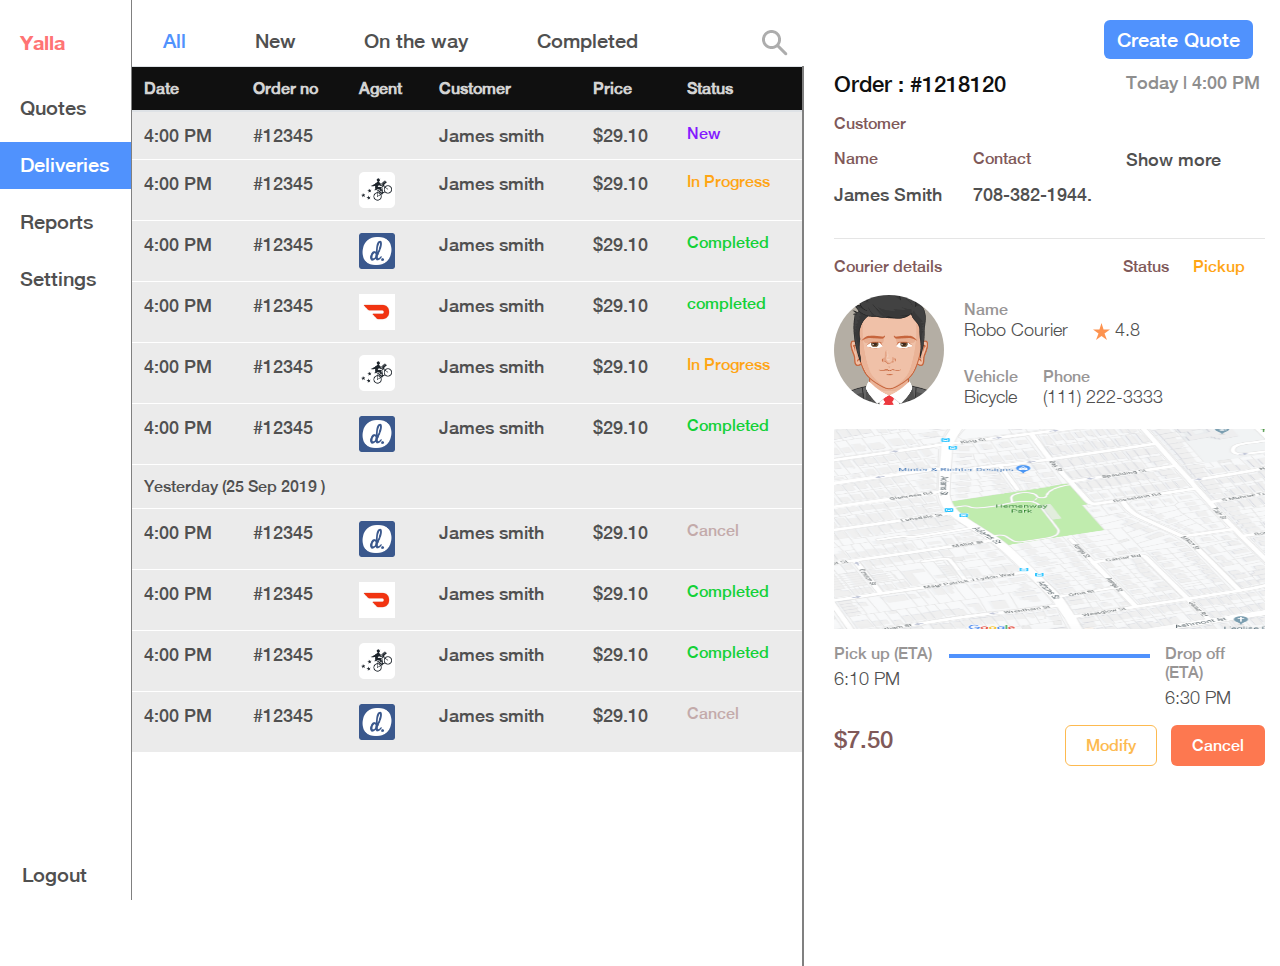
<file: order-progress.html>
<!DOCTYPE html>
<html>
<head>
<title>Yalla Saas</title>
<meta http-equiv="Content-Type" content="text/html; charset=utf-8" />
<meta name="viewport" content="width=device-width; initial-scale=1.0; maximum-scale=1.0;user-scalable=no;">
<link rel="stylesheet" type="text/css" href="assets/css/bootstrap.min.css">
<link rel="stylesheet" type="text/css" href="assets/css/style.css">
<link rel="stylesheet" type="text/css" href="assets/css/responsive.css">
<link rel="stylesheet" href="https://cdnjs.cloudflare.com/ajax/libs/font-awesome/4.7.0/css/font-awesome.min.css">

</head>
<body>
<div>
<aside id="leftbar" class="leftbarwd">
	<div class="logo">Yalla </div>
	<i class="fa fa-times d-lg-none"></i>
	<div class="sidebar-menu">
		<ul>
			<li ><a href="quotes.html" >Quotes</a></li>
			<li class="active"><a href="index.html" >Deliveries</a></li>
			<li><a href="reports.html">Reports</a></li>
			<li><a href="#setting" data-toggle="collapse" aria-expanded="false" class="">Settings</a>
				 <ul class="collapse list-unstyled" id="setting">
                    <li>
                        <a href="setting-dispatch.html">Dispatch </a>
                    </li>
                    <li>
                        <a href="#" >Notifications</a>
                    </li>
                    <li>
                        <a href="setting-profile.html">Profile</a>
                    </li>
                </ul>
			</li>
		</ul>
		<a href="" class="logout">Logout</a>
	</div>
</aside>
	
<section id="rightbar">
<header class="container-fluid">
<div class="row">
	<div class="col-lg-4 col-md-3 col-sm-8 col-8 d-lg-none">
	<i class="fa fa-bars icnside"></i>
	<form class="search">
	  <input type="text" name="search" placeholder="Search..">
	</form>
	</div>
	<div class="col-lg-2 col-md-2 col-sm-4 col-4 d-lg-none">
		<button class="btn qupte-btn">Create Quote</button>
	</div>
	<div class="col-lg-6 col-md-6 col-sm-12 col-12">
	<nav>
		<div class="nav nav-tabs nav-fill" id="nav-tab" role="tablist">
			<a class="nav-item nav-link active" id="nav-home-tab" data-toggle="tab" href="#nav-home" role="tab" aria-controls="nav-home" aria-selected="true">All</a>
			<a class="nav-item nav-link" id="nav-profile-tab" data-toggle="tab" href="#nav-profile" role="tab" aria-controls="nav-profile" aria-selected="false">New</a>
			<a class="nav-item nav-link" id="nav-contact-tab" data-toggle="tab" href="#nav-contact" role="tab" aria-controls="nav-contact" aria-selected="false">On the way</a>
			<a class="nav-item nav-link" id="nav-about-tab" data-toggle="tab" href="#nav-about" role="tab" aria-controls="nav-about" aria-selected="false">Completed</a>
		</div>
	</nav>

	</div>
	<div class="col-lg-4 col-md-3 col-sm-6 col-6 d-none d-lg-block d-md-block">
	<form class="search">
	  <input type="text" name="search" placeholder="Search..">
	</form>
	</div>
	<div class="col-lg-2 col-md-2 col-sm-6 col-6 d-none d-lg-block d-md-block">
		<button class="btn qupte-btn">Create Quote</button>
	</div>
</div> 
</header>
<div class="row orftbl">
	<div class="col-lg-7 col-md-7 col-sm-12 col-12  pd-r-0 border-r">
	<div class="tab-content" id="nav-tabContent">
					<div class="tab-pane fade show active table-responsive" id="nav-home" role="tabpanel" aria-labelledby="nav-home-tab">
						<table class="table">
							<thead class="thead">
								<tr>
									<th>Date</th>
									<th>Order no</th>
									<th>Agent</th>
									<th>Customer</th>
									<th>Price</th>
									<th>Status</th>
								</tr>
							</thead>
							<tbody>
								<tr>
									<td class="tbodytd">4:00 PM</td>
									<td class="tbodytd">#12345</td>
									<td></td>
									<td class="tbodytd">James smith</td>
									<td class="tbodytd">$29.10</td>
									<td class="status color-new">New</td>
								</tr>
								<tr>
									<td class="tbodytd">4:00 PM</td>
									<td class="tbodytd">#12345</td>
									<td><img src="assets/images/1.png"></td>
									<td class="tbodytd">James smith</td>
									<td class="tbodytd">$29.10</td>
									<td class="status color-inprogess">In Progress</td>
								</tr>
								<tr>
									<td class="tbodytd">4:00 PM</td>
									<td class="tbodytd">#12345</td>
									<td><img src="assets/images/2.png"></td>
									<td class="tbodytd">James smith</td>
									<td class="tbodytd">$29.10</td>
									<td class="status color-complete">Completed</td>
								</tr>
								<tr>
									<td class="tbodytd">4:00 PM</td>
									<td class="tbodytd">#12345</td>
									<td><img src="assets/images/3.png"></td>
									<td class="tbodytd">James smith</td>
									<td class="tbodytd">$29.10</td>
									<td class="status color-complete">completed</td>
								</tr>
								<tr>
									<td class="tbodytd">4:00 PM</td>
									<td class="tbodytd">#12345</td>
									<td><img src="assets/images/1.png"></td>
									<td class="tbodytd">James smith</td>
									<td class="tbodytd">$29.10</td>
									<td class="status color-inprogess">In Progress</td>
								</tr>
								<tr>
									<td class="tbodytd">4:00 PM</td>
									<td class="tbodytd">#12345</td>
									<td><img src="assets/images/2.png"></td>
									<td class="tbodytd">James smith</td>
									<td class="tbodytd">$29.10</td>
									<td class="status color-complete">Completed</td>
								</tr>
								<tr>
									<td colspan="6" class="last-day">Yesterday (25 Sep 2019 )</td>
									
								</tr>
								<tr>
									<td class="tbodytd">4:00 PM</td>
									<td class="tbodytd">#12345</td>
									<td><img src="assets/images/2.png"></td>
									<td class="tbodytd">James smith</td>
									<td class="tbodytd">$29.10</td>
									<td class="status color-cancel">Cancel</td>
								</tr>
								<tr>
									<td class="tbodytd">4:00 PM</td>
									<td class="tbodytd">#12345</td>
									<td><img src="assets/images/3.png"></td>
									<td class="tbodytd">James smith</td>
									<td class="tbodytd">$29.10</td>
									<td class="status color-complete">Completed</td>
								</tr>
								<tr>
									<td class="tbodytd">4:00 PM</td>
									<td class="tbodytd">#12345</td>
									<td><img src="assets/images/1.png"></td>
									<td class="tbodytd">James smith</td>
									<td class="tbodytd">$29.10</td>
									<td class="status color-complete">Completed</td>
								</tr>
								<tr>
									<td class="tbodytd">4:00 PM</td>
									<td class="tbodytd">#12345</td>
									<td><img src="assets/images/2.png"></td>
									<td class="tbodytd">James smith</td>
									<td class="tbodytd">$29.10</td>
									<td class="status color-cancel">Cancel</td>
								</tr>
							</tbody>
						</table>
					</div>
					<div class="tab-pane fade table-responsive" id="nav-profile" role="tabpanel" aria-labelledby="nav-profile-tab">
							<table class="table ">
							<thead class="thead">
								<tr>
									<th>Date</th>
									<th>Order no</th>
									<th>Agent</th>
									<th>Customer</th>
									<th>Price</th>
									<th>Status</th>
								</tr>
							</thead>
							<tbody>
								<tr>
									<td class="tbodytd">4:00 PM</td>
									<td class="tbodytd">#12345</td>
									<td></td>
									<td class="tbodytd">James smith</td>
									<td class="tbodytd">$29.10</td>
									<td class="status color-new">New</td>
								</tr>
								<tr>
									<td class="tbodytd">4:00 PM</td>
									<td class="tbodytd">#12345</td>
									<td><img src="assets/images/1.png"></td>
									<td class="tbodytd">James smith</td>
									<td class="tbodytd">$29.10</td>
									<td class="status color-new">New</td>
								</tr>
								<tr>
									<td class="tbodytd">4:00 PM</td>
									<td class="tbodytd">#12345</td>
									<td><img src="assets/images/2.png"></td>
									<td class="tbodytd">James smith</td>
									<td class="tbodytd">$29.10</td>
									<td class="status color-new">New</td>
								</tr>
								<tr>
									<td class="tbodytd">4:00 PM</td>
									<td class="tbodytd">#12345</td>
									<td><img src="assets/images/3.png"></td>
									<td class="tbodytd">James smith</td>
									<td class="tbodytd">$29.10</td>
									<td class="status color-new">New</td>
								</tr>
								<tr>
									<td class="tbodytd">4:00 PM</td>
									<td class="tbodytd">#12345</td>
									<td><img src="assets/images/1.png"></td>
									<td class="tbodytd">James smith</td>
									<td class="tbodytd">$29.10</td>
									<td class="status color-new">New</td>
								</tr>
							
							</tbody>
						</table>
					</div>
					<div class="tab-pane fade table-responsive" id="nav-contact" role="tabpanel" aria-labelledby="nav-contact-tab">
						<table class="table ">
							<thead class="thead">
								<tr>
									<th>Date</th>
									<th>Order no</th>
									<th>Agent</th>
									<th>Customer</th>
									<th>Price</th>
									<th>Status</th>
								</tr>
							</thead>
							<tbody>
								<tr>
									<td class="tbodytd">4:00 PM</td>
									<td class="tbodytd">#12345</td>
									<td></td>
									<td class="tbodytd">James smith</td>
									<td class="tbodytd">$29.10</td>
									<td class="status color-inprogess">In Progress</td>
								</tr>
								<tr>
									<td class="tbodytd">4:00 PM</td>
									<td class="tbodytd">#12345</td>
									<td><img src="assets/images/1.png"></td>
									<td class="tbodytd">James smith</td>
									<td class="tbodytd">$29.10</td>
									<td class="status color-inprogess">In Progress</td>
								</tr>
								<tr>
									<td class="tbodytd">4:00 PM</td>
									<td class="tbodytd">#12345</td>
									<td><img src="assets/images/2.png"></td>
									<td class="tbodytd">James smith</td>
									<td class="tbodytd">$29.10</td>
									<td class="status color-inprogess">In Progress</td>
								</tr>
								
								<tr>
									<td class="tbodytd">4:00 PM</td>
									<td class="tbodytd">#12345</td>
									<td><img src="assets/images/2.png"></td>
									<td class="tbodytd">James smith</td>
									<td class="tbodytd">$29.10</td>
									<td class="status color-inprogess">In Progress</td>
								</tr>
								<tr>
									<td class="tbodytd">4:00 PM</td>
									<td class="tbodytd">#12345</td>
									<td><img src="assets/images/3.png"></td>
									<td class="tbodytd">James smith</td>
									<td class="tbodytd">$29.10</td>
									<td class="status color-inprogess">In Progress</td>
								</tr>
								<tr>
									<td class="tbodytd">4:00 PM</td>
									<td class="tbodytd">#12345</td>
									<td><img src="assets/images/1.png"></td>
									<td class="tbodytd">James smith</td>
									<td class="tbodytd">$29.10</td>
									<td class="status color-inprogess">In Progress</td>
								</tr>
								<tr>
									<td class="tbodytd">4:00 PM</td>
									<td class="tbodytd">#12345</td>
									<td><img src="assets/images/2.png"></td>
									<td class="tbodytd">James smith</td>
									<td class="tbodytd">$29.10</td>
									<td class="status color-inprogess">In Progress</td>
								</tr>
							</tbody>
						</table>
					</div>
					<div class="tab-pane fade table-responsive" id="nav-about" role="tabpanel" aria-labelledby="nav-about-tab">
						<table class="table ">
							<thead class="thead">
								<tr>
									<th>Date</th>
									<th>Order no</th>
									<th>Agent</th>
									<th>Customer</th>
									<th>Price</th>
									<th>Status</th>
								</tr>
							</thead>
							<tbody>
								<tr>
									<td class="tbodytd">4:00 PM</td>
									<td class="tbodytd">#12345</td>
									<td></td>
									<td class="tbodytd">James smith</td>
									<td class="tbodytd">$29.10</td>
									<td class="status color-complete">Completed</td>
								</tr>
								<tr>
									<td class="tbodytd">4:00 PM</td>
									<td class="tbodytd">#12345</td>
									<td><img src="assets/images/1.png"></td>
									<td class="tbodytd">James smith</td>
									<td class="tbodytd">$29.10</td>
									<td class="status color-complete">Completed</td>
								</tr>
								<tr>
									<td class="tbodytd">4:00 PM</td>
									<td class="tbodytd">#12345</td>
									<td><img src="assets/images/2.png"></td>
									<td class="tbodytd">James smith</td>
									<td class="tbodytd">$29.10</td>
									<td class="status color-complete">Completed</td>
								</tr>
								<tr>
									<td class="tbodytd">4:00 PM</td>
									<td class="tbodytd">#12345</td>
									<td><img src="assets/images/3.png"></td>
									<td class="tbodytd">James smith</td>
									<td class="tbodytd">$29.10</td>
									<td class="status color-complete">completed</td>
								</tr>
								<tr>
									<td class="tbodytd">4:00 PM</td>
									<td class="tbodytd">#12345</td>
									<td><img src="assets/images/1.png"></td>
									<td class="tbodytd">James smith</td>
									<td class="tbodytd">$29.10</td>
									<td class="status color-complete">Completed</td>
								</tr>
								<tr>
									<td class="tbodytd">4:00 PM</td>
									<td class="tbodytd">#12345</td>
									<td><img src="assets/images/2.png"></td>
									<td class="tbodytd">James smith</td>
									<td class="tbodytd">$29.10</td>
									<td class="status color-complete">Completed</td>
								</tr>
								
								<tr>
									<td class="tbodytd">4:00 PM</td>
									<td class="tbodytd">#12345</td>
									<td><img src="assets/images/2.png"></td>
									<td class="tbodytd">James smith</td>
									<td class="tbodytd">$29.10</td>
									<td class="status color-complete">Completed
								</tr>
								<tr>
									<td class="tbodytd">4:00 PM</td>
									<td class="tbodytd">#12345</td>
									<td><img src="assets/images/3.png"></td>
									<td class="tbodytd">James smith</td>
									<td class="tbodytd">$29.10</td>
									<td class="status color-complete">Completed</td>
								</tr>
								<tr>
									<td class="tbodytd">4:00 PM</td>
									<td class="tbodytd">#12345</td>
									<td><img src="assets/images/1.png"></td>
									<td class="tbodytd">James smith</td>
									<td class="tbodytd">$29.10</td>
									<td class="status color-complete">Completed</td>
								</tr>
								<tr>
									<td class="tbodytd">4:00 PM</td>
									<td class="tbodytd">#12345</td>
									<td><img src="assets/images/2.png"></td>
									<td class="tbodytd">James smith</td>
									<td class="tbodytd">$29.10</td>
									<td class="status color-complete">Completed</td>
								</tr>
							</tbody>
						</table>
					</div>
				</div>
	</div>
	<div class="col-lg-5 col-md-5 col-sm-12 col-12 ">
		<div class="container">
		<div class="row">
			<div class="col-lg-8 col-md-8 col-sm-7 col-7">
				<p class="order-no">Order  : #1218120</p>
			</div>
			<div class="col-lg-4 col-md-4 col-sm-5 col-5 pd-l-0">
				<p class="order-date"><span>Today</span> <span>|</span> <span>4:00 PM</span></p>
			</div>
		</div>
		<div class="row csmr-dtl">
			<div class="col-lg-12 col-md-12 col-sm-12 col-12">
				<p class="orderuser-name">Customer</p>
			</div>
			<div class="col-lg-4 col-md-4 col-sm-6 col-6">
			<p class="orderuser-name">Name</p>
			<p class="orderuser-details">James Smith</p>
			</div>
			<div class="col-lg-4 col-md-4 col-sm-6 col-6 pd-l-0">
			<p class="orderuser-name">Contact</p>
			<p class="orderuser-details">708-382-1944.</p>
			</div>
			<div class="col-lg-4 col-md-4 col-sm-12 col-12 pd-l-0">
			
			<p class="orderuser-details">Show more</p>
			</div>
		</div>
		<hr>
		<div class="row">
			<div class="col-lg-6 col-md-6 col-sm-6 col-6">
			<p><span class="orderuser-name">Courier details</span> </p>
			</div>
			<div class="col-lg-6 col-md-6 col-sm-6 col-6">
			<p class="text-right"><span class="orderuser-name">Status</span> <span class="piuptext">Pickup</span></p>
			</div>
		</div>
		<div class="row">
			<div class="col-lg-3 col-md-3 col-sm-12 col-12">
			<img src="assets/images/avatar5.png" class="courier-img">
			</div>
			<div class="col-lg-7 col-md-7 col-sm-12 col-12">
				<div class="courier-detail">
				<ul>
					<li>
						<p class="courier-name">Name</p>
						<p class="courier-name-detail">Robo Courier</p>
					</li>
					<li>
						<p class="courier-name-detail"><img src="assets/images/star.svg" style="margin-right: 5px;">4.8</p>
					</li>
				</ul>
				<ul>
					<li>
						<p class="courier-name">Vehicle</p>
						<p class="courier-name-detail">Bicycle</p>
					</li>
					<li>
						<p class="courier-name">Phone</p>
						<p class="courier-name-detail">(111) 222-3333</p>
					</li>
				</ul>
				</div>
			</div>
		</div>
		<div class="row">
			<div class="col-lg-12 col-md-12 col-sm-12 col-12 ">
				<img src="assets/images/live-map.png" class="maphgt">
			</div>
		</div>
		<div class="row csmr-dtl" style=" margin-top: 15px;">
			<div class="col-lg-3 col-md-3 col-sm-12 col-12 pd-r-0">
				<p class="pkup-eta">Pick up (ETA)</p>
				<p class="timepickup">6:10 PM</p>
			</div>
			<div class="col-lg-6 col-md-6 col-sm-12 col-12">
				<span class="line-hr">
					
				</span>
			</div>
			<div class="col-lg-3 col-md-3 col-sm-12 col-12 pd-l-0">
				<p class="pkup-eta">Drop off (ETA)</p>
				<p class="timepickup">6:30 PM</p>
			</div>
		</div>
		<div class="row">
			<div class="col-lg-6 col-md-6 col-sm-12 col-12 ">
				<p class="dollor">$7.50</p>
			</div>
			<div class="col-lg-6 col-md-6 col-sm-12 col-12 ">
				<button class="btn btn-modify">Modify</button> 
				<button class="btn btn-cancel">Cancel</button>
			</div>
		</div>
	</div>
</div>
</div>
</section>		
</div>
<script src="https://ajax.googleapis.com/ajax/libs/jquery/3.4.1/jquery.min.js"></script>
<script src="assets/js/custome.js"></script>
<script src="assets/js/bootstrap.js" type="text/javascript"></script>
</body>
</html>
</file>
<file: assets/css/style.css>
/*font-family start*/

@font-face {
  font-family: Helvetica-Neu-Bold;
  src: url(../helveticaneue/Helvetica-Neu-Bold.ttf);
}
@font-face {
  font-family: HelveticaNeue-Medium;
  src: url(../helveticaneue/HelveticaNeue-Medium.ttf);
}
@font-face {
  font-family: HelveticaNeue;
  src: url(../helveticaneue/HelveticaNeue.ttf);
}
@font-face {
  font-family: HelveticaNeue-Thin;
  src: url(../helveticaneue/HelveticaNeue-Thin.ttf);
}
@font-face {
  font-family: HelveticaNeue-Italic;
  src: url(../helveticaneue/HelveticaNeueIt.ttf);
}
@font-face {
  font-family: HelveticaNeueLt;
  src: url(../helveticaneue/HelveticaNeueLt.ttf);
}

/*End */
/*body{
	background-color: #fff;
 
}*/
.fixed-top{
animation: smoothScroll 1s forwards;
}
@keyframes smoothScroll {
	0% {
		transform: translateY(-40px);
	}
	100% {
		transform: translateY(0px);
	}
}
/*::-webkit-scrollbar {
  width: 10px;
}*/

.mr-15{
	margin-right: 15px;
}
.mt20{
  margin-top:20px; 
}
.mt30{
	margin-top:30px; 
}
.mb-30{
	margin-bottom:30px; 
}
.mb50{
  margin-bottom:50px; 
}
.mt-15{
	margin-top:15px; 
}
.mt50{
	margin-top:50px; 
}
.mt-100{
	margin-top:100px; 
}
.mb-15{
	margin-bottom:15px; 
}
.mr-30{
	margin-right: 30px;
}
.pd-25{
	padding: 25px 10px;
}
.pd-10{
	 padding: 10px;
}
.pd-15-10{
	padding: 15px 10px;
}
.pd-t8{
	    padding: 8px 0;
}
.pt-80{
	padding-top: 80px;
}
.pdtb-15{
	padding-top: 15px;
	padding-bottom: 15px;
}
.m-top10{
  margin-top: 10%;
}
.m-bottom5{
  margin-bottom: 5%;
}
.padding-left-12{
  padding-left: 15px;
}
.pdt-5{
  padding-top: 5px;
}
.pd-bottom-40{
padding-bottom: 40px;
}
.margin-top-55{
  margin-top: -32px;
}
.mb-10{
  margin-bottom: 10px;
}
.pd-r-5{
  padding-right: 5px;
}
.pd-l-0{
  padding-left: 0px;
}
.pd-r-0{
  padding-right: 0px;
}
.border-r{
  border-right: 2px solid grey;
 /* height: 100vh;*/
height: calc(100vh - 0px);
}
.border-r-1{
  border-right: 2px solid grey;

}
.border-t-2{
  border-top: 2px solid grey;
}
.mb-25{
  margin-bottom: 25px;
}
body{
  overflow-x: hidden;
}
header{
  padding-top: 20px;
}
.icnside{
  float: left;
    vertical-align: top;
    margin-top: 10px;
}
.fa-times{
    position: absolute;
    right: 0;
    margin-right: 10px;
    top: 10px;
}

.leftbarwd{
   width: 10.3%;
   display: block;
    
}
#leftbar{
/*width: 10.3%;
float: left;
border-right: 1px solid grey; 
 height: calc(100vh - 0px);*/
    
    float: left;
    border-right: 1px solid grey;
    height: calc(100vh - 0px);
    bottom: 0;
    float: none;
    height: 100vh;
    left: 0;
    position: fixed;
    top: 0;
    z-index: 9999;
    background-color: #fff;
    transition: 0.5s;
}
#rightbar{
/*width: 89.7%;
float: left;*/
margin-left: 10.3%;
}
#leftbar .logo{
    margin: 30px 0;
    font-family: Helvetica-Neu-Bold;
    font-size: 20px;
    font-weight: 500;
    font-stretch: normal;
    font-style: normal;
    line-height: 1.25;
    letter-spacing: normal;
    text-align: left;
    color: #ff7474;
    padding-left: 20px;
    text-align: left;
}
#leftbar .sidebar-menu ul{
  list-style: none;
  padding-left: 0;
}
#leftbar .sidebar-menu ul li {
  text-align: left;
  margin: 10px 0;
  padding: 10px 0;
  color: #505050;
}
.sidebar-menu .active {
  background-color: #5092fd;
  color: #fff !important;
}
.sidebar-menu .active a{
   color: #fff !important;
}
.logout{
padding: 10px 22px;
    color: #505050;
    position: absolute;
    bottom: 0px;
    font-family: HelveticaNeue-Medium;
  font-size: 20px;
  font-weight: 500;
text-decoration: none;
}
.logout:hover{
  text-decoration: none;
}
#leftbar .sidebar-menu ul li a:focus{
  outline: none;
  color: #505050;
  text-decoration: none !important;
  padding-left: 20px;
}
#leftbar .sidebar-menu ul li a {
  font-family: HelveticaNeue-Medium;
  font-size: 20px;
  font-weight: 500;
  font-stretch: normal;
  font-style: normal;
  line-height: 1.25;
  letter-spacing: normal;
  text-align: left;
  color: #505050;
  text-decoration: none !important;
 padding-left: 20px;
}
#setting {
 list-style: none;
    padding-left: 0 !important;
    margin-left: 0 !important;
}
#setting  li{
  margin: 5px !important;
  padding: 5px !important;
}
#setting  li a {
    font-family: HelveticaNeue-Medium;
    font-size: 16px !important;
    font-weight: 500;
    font-stretch: normal;
    font-style: normal;
    line-height: 1.25;
    letter-spacing: normal;
    text-align: left;
    color: #505050;
    text-decoration: none !important;
    padding-left: 20px;
}
.setting-active{
  color: #5092fd !important;
}
.search {
  margin-left: 31px;
}
.search input[type=text] {
width: 10px;
box-sizing: border-box;
border: 2px solid #ccc;
border-radius: 4px;
font-size: 16px;
background-color: white;
background-image: url(../images/search.png);
background-position: 10px 10px;
background-repeat: no-repeat;
padding: 12px 12px 10px 50px;
-webkit-transition: width 0.4s ease-in-out;
transition: width 0.4s ease-in-out;
border: none;
}

.search input[type=text]:focus {
  width: 80%;
}
.qupte-btn{
  background-color: #5092fd;
  color: #fff;
  border-radius: 6px;   
    font-family: HelveticaNeue-Medium;
  font-size: 20px;
  font-weight: 500;
  font-stretch: normal;
  font-style: normal;
  line-height: 1.25;
  letter-spacing: normal;
  text-align: center;
  color: #ffffff;
}

.nav-tabs {
    border-bottom: none;
}
.nav-tabs .nav-link.active {
  color: #5092fd !important;
  /*background-color: #5092fd;*/
    border: 0;
}
.nav-fill .nav-item {
    -webkit-box-flex: 1;
    -ms-flex: 1 1 auto;
    flex: 1 1 auto;
    text-align: left;
}
.nav-tabs .nav-link {
    border: 0;
    border-top-left-radius: 0;
    border-top-right-radius: 0;
      font-family: HelveticaNeue-Medium;
  font-size: 20px;
  font-weight: 500;
  font-stretch: normal;
  font-style: normal;
  line-height: 1.25;
  letter-spacing: normal;
  text-align: left;
  color: #505050;
}
.thead{
  background-color: #101010;
  font-family: HelveticaNeue-Medium;
  font-size: 16px;
  font-weight: 500;
  font-stretch: normal;
  font-style: normal;
  line-height: 1.19;
  letter-spacing: normal;
  text-align: left;
  color: #d3d3d3;
}
.status{
  font-family: HelveticaNeue-Medium;
  font-size: 16px;
  font-weight: 500;
  font-stretch: normal;
  font-style: normal;
  line-height: 1.19;
  letter-spacing: normal;
  text-align: left;
}
.color-new{
  color: #841aff;
}
.color-cancel{
  color: #c3aaaa;
}
.color-inprogess{
 color:#ffa515;
}
.color-complete{
  color: #14d138;
}
.tbodytd{
  font-family: HelveticaNeue-Medium;
  font-size: 18px;
  font-weight: 500;
  font-stretch: normal;
  font-style: normal;
  line-height: 1.28;
  letter-spacing: normal;
  text-align: left;
  color: #505050;
}
.last-day{
  font-family: HelveticaNeue-Medium;
  font-size: 16px;
  font-weight: 500;
  font-stretch: normal;
  font-style: normal;
  line-height: 1.19;
  letter-spacing: normal;
  text-align: left;
  color: #505050;
}
.order-no{
  font-family: HelveticaNeue-Medium;
  font-size: 22px;
  font-weight: 500;
  font-stretch: normal;
  font-style: normal;
  line-height: 1.21;
  letter-spacing: normal;
  text-align: left;
  color: #101010;
  margin-top: 5px;
}
.order-date{
  font-family: HelveticaNeue-Medium;
  font-size: 18px;
  font-weight: 500;
  font-stretch: normal;
  font-style: normal;
  line-height: 1.28;
  letter-spacing: normal;
  text-align: left;
  color: #8e8e8e;
  margin-top: 5px;
}
.orderuser-name{
  font-family: HelveticaNeue-Medium;
  font-size: 16px;
  font-weight: 500;
  font-stretch: normal;
  font-style: normal;
  line-height: 1.19;
  letter-spacing: normal;
  text-align: left;
  color: #805959;
}
.orderuser-details{
  font-family: HelveticaNeue-Medium;
  font-size: 18px;
  font-weight: normal;
  font-stretch: normal;
  font-style: normal;
  line-height: 1.22;
  letter-spacing: normal;
  text-align: left;
  color: #505050;
}
.delivery-asap{
  font-family: HelveticaNeueLt;
  font-size: 16px;
  font-weight: 600;
  font-stretch: normal;
  font-style: normal;
  line-height: 1.63;
  letter-spacing: normal;
  text-align: left;
  color: #505050;
}
.line{
  width: 5px;
  height: 130px;
  background-color: #357ff5;
  display: block;
}
.delivery-time{
  font-family: HelveticaNeue-Medium;
  font-size: 16px;
  font-weight: 500;
  font-stretch: normal;
  font-style: normal;
  line-height: 1.19;
  letter-spacing: normal;
  text-align: left;
  color: #101010;
}
.delivery-pickup{
  font-family: HelveticaNeue-Italic;
  font-size: 16px;
  font-weight: normal;
  font-stretch: normal;
  font-style: italic;
  line-height: 1.13;
  letter-spacing: normal;
  text-align: left;
  color: #505050;
  margin-left: 25px;
}
.pickup-address{
   font-family: HelveticaNeueLt;
  font-size: 16px;
  font-weight: 600;
  font-stretch: normal;
  font-style: normal;
  line-height: 1.33;
  letter-spacing: normal;
  text-align: left;
  color: #505050;
}
#nav-tabContent table{
  margin-bottom: 0px;
}
#nav-tabContent table tbody tr{
  background-color: #ebebeb;
}
#nav-tabContent .table td {
    padding: .75rem;
    vertical-align: top;
    border-top: 1px solid #ffffff;

}
.piuptext{
  font-family: HelveticaNeue-Medium;
  font-size: 16px;
  font-weight: 500;
  font-stretch: normal;
  font-style: normal;
  line-height: 1.19;
  letter-spacing: normal;
  text-align: left;
  color: #ffa515;
  margin-right: 20px;
  margin-left: 20px;
}
.courier-img{
  width: 110px;
  border-radius: 50%;
}
.courier-detail ul{
  list-style: none;
  padding-left: 5px;
}
.courier-detail ul li{
  display: inline-block;
  padding: 5px 10px;
}
.courier-detail ul li p{
  margin-bottom: 0;
}
.courier-name{
    font-family: HelveticaNeue-Medium;
  font-size: 16px;
  font-weight: 500;
  font-stretch: normal;
  font-style: normal;
  line-height: 1.19;
  letter-spacing: normal;
  text-align: left;
  color: #989595;
}
.courier-name-detail{
    font-family: HelveticaNeueLt;
  font-size: 18px;
  font-weight: normal;
  font-stretch: normal;
  font-style: normal;
  line-height: 1.22;
  letter-spacing: normal;
  text-align: left;
  color: #505050;
}
.maphgt{
  width: 100%;
  height: 200px;
}
.line-hr{
      width: 100%;
    height: 4px;
    background-color: #5092fd;
    display: block;
    margin-top: 10px;
}
.pkup-eta{
    font-family: HelveticaNeue-Medium;
  font-size: 16px;
  font-weight: 500;
  font-stretch: normal;
  font-style: normal;
  line-height: 1.19;
  letter-spacing: normal;
  text-align: left;
  color: #989595;
  margin-bottom: 5px;
}
.timepickup{
    font-family: HelveticaNeueLt;
  font-size: 18px;
  font-weight: normal;
  font-stretch: normal;
  font-style: normal;
  line-height: 1.22;
  letter-spacing: normal;
  text-align: left;
  color: #505050;
}
.dollor{
    font-family: HelveticaNeue-Medium;
  font-size: 24px;
  font-weight: 500;
  font-stretch: normal;
  font-style: normal;
  line-height: 1.21;
  letter-spacing: normal;
  text-align: left;
  color: #805959;
}
.btn-modify{
   border-radius: 6px;
  border: solid 1px #fdba50;
  font-family: HelveticaNeue-Medium;
  font-size: 16px;
  font-weight: 500;
  font-stretch: normal;
  font-style: normal;
  line-height: 1.19;
  letter-spacing: normal;
  text-align: left;
  color: #fdba50;
  background: transparent;
      padding: 10px 20px;
}
.btn-cancel{
 border-radius: 6px;
  background-color: #fd7850;
  font-family: HelveticaNeue-Medium;
  font-size: 16px;
  font-weight: 500;
  font-stretch: normal;
  font-style: normal;
  line-height: 1.19;
  letter-spacing: normal;
  text-align: left;
  color: #ffffff;
      padding: 10px 20px;
    float: right;
}
.darf{
    font-family: HelveticaNeue-Medium;
  font-size: 16px;
  font-weight: 500;
  font-stretch: normal;
  font-style: normal;
  line-height: 1.19;
  letter-spacing: normal;
  text-align: left;
  color: #ffa515;
}
.btn-qt{
   font-family: HelveticaNeue-Medium;
  font-size: 16px;
  font-weight: 500;
  font-stretch: normal;
  font-style: normal;
  line-height: 1.19;
  letter-spacing: normal;
  text-align: center;
  color: #ffffff;
   border-radius: 6px;
  background-color: #fd7850;
}
.delivery-table tr{
  border-radius: 8px;
  border: solid 1px #ebebeb;
  background-color: #f7f7f7;
}
.delivery-table tr td{
      padding: .75rem;
    vertical-align: baseline;
    border-top: 1px solid #dee2e6;
}
.del-td1{
  font-family: HelveticaNeue;
  font-size: 18px;
  font-weight: normal;
  font-stretch: normal;
  font-style: normal;
  line-height: 1.22;
  letter-spacing: normal;
  text-align: left;
  color: #8e8e8e;
}
.del-td2{
    font-family: HelveticaNeue;
  font-size: 16px;
  font-weight: normal;
  font-stretch: normal;
  font-style: normal;
  line-height: 1.13;
  letter-spacing: normal;
  text-align: left;
  color: #101010;
}
.picetd3{
    font-family: HelveticaNeue-Medium;
  font-size: 16px;
  font-weight: 500;
  font-stretch: normal;
  font-style: normal;
  line-height: 1.19;
  letter-spacing: normal;
  text-align: left;
  color: #805959;

}
.selectbtn{
      border-radius: 6px;
    background-color: #fdba50;
    border: 0;
    color: #fff;
    padding: 5px 20px;
    font-family: HelveticaNeue-Medium;
    font-size: 16px;
    font-weight: 500;
    font-stretch: normal;
    font-style: normal;
    line-height: 1.19;
    letter-spacing: normal;
}
.selectbtn:focus{
  outline: none;
  box-shadow: none;
}
.header-brd-btm{
      border-bottom: 1px solid grey;
}
.create-quotes{
  font-family: HelveticaNeue-Medium;
    font-size: 24px;
    font-weight: 500;
    font-stretch: normal;
    font-style: normal;
    line-height: 1.21;
    letter-spacing: normal;
    text-align: left;
    color: #101010;
}
.pd-b-20{
  padding-bottom: 20px;
}
.cross{
    float: right;
    color: #cecece;
    font-size: 30px;
    position: absolute;
    right: 10px;
    cursor: pointer;
}



/* The switch - the box around the slider */
.switch {
  position: relative;
  display: inline-block;
  width: 52px;
  height: 27px;
  float: right;
}

/* Hide default HTML checkbox */
.switch input {display:none;}

/* The slider */
.slider {
  position: absolute;
  cursor: pointer;
  top: 0;
  left: 0;
  right: 0;
  bottom: 0;
  background-color: #ccc;
  -webkit-transition: .4s;
  transition: .4s;
}

.slider:before {
  position: absolute;
  content: "";
  height: 18px;
  width: 18px;
  left: 4px;
  bottom: 4px;
  background-color: white;
  -webkit-transition: .4s;
  transition: .4s;
}

input.default:checked + .slider {
  background-color: #444;
}

input:checked + .slider:before {
  -webkit-transform: translateX(26px);
  -ms-transform: translateX(26px);
  transform: translateX(26px);
}

/* Rounded sliders */
.slider.round {
  border-radius: 34px;
}

.slider.round:before {
  border-radius: 50%;
}

.location-btn{
  border-radius: 6px;
    border: solid 1px #fdba50 !important;
    color: #fdba50;
    background: transparent !important;
    float: right;
    margin-top: 15px;
    padding: 10px 20px;
    font-family: HelveticaNeue-Medium;
    font-size: 16px;
    font-weight: 500;
    font-stretch: normal;
    font-style: normal;
    line-height: 1.19;
    letter-spacing: normal;
    text-align: left;
    color: #fdba50;
}
.location-btn:hover{
  color: #fdba50 !important;
}
.q-m-t-6{
  margin-top: 6%;
}
.qoutes .pickup{
  font-family: HelveticaNeue-Medium;
  font-size: 20px;
  font-weight: 500;
  font-stretch: normal;
  font-style: normal;
  line-height: 1.25;
  letter-spacing: normal;
  text-align: left;
  color: #505050;
}
.qoutes .customer{
  font-family: HelveticaNeue-Medium;
  font-size: 16px;
  font-weight: 500;
  font-stretch: normal;
  font-style: normal;
  line-height: 1.19;
  letter-spacing: normal;
  text-align: left;
  color: #805959;
  margin-top: 5px;
}
.qoutes .input-group-text{
    margin-left: -35px;
    z-index: 999;
    background: transparent;
    border: 0;
    padding-top: 5px;
}
.qoutes .input-control{
   padding-right: 40px;
   border-top-right-radius: 4px !important;
    border-bottom-right-radius: 4px !important;
}

      #map {
            position: relative;
    overflow: hidden;
    height: 250px;
    width: 100%;
      }
      /* Optional: Makes the sample page fill the window. */
      #description {
        font-family: Roboto;
        font-size: 15px;
        font-weight: 300;
      }

      #infowindow-content .title {
        font-weight: bold;
      }

      #infowindow-content {
        display: none;
      }

      #map #infowindow-content {
        display: inline;
      }

      .pac-card {
        margin: 10px 10px 0 0;
        border-radius: 2px 0 0 2px;
        box-sizing: border-box;
        -moz-box-sizing: border-box;
        outline: none;
        box-shadow: 0 2px 6px rgba(0, 0, 0, 0.3);
        background-color: #fff;
        font-family: Roboto;
      }

      #pac-container {
        padding-bottom: 12px;
        margin-right: 12px;
      }

      .pac-controls {
        display: inline-block;
        padding: 5px 11px;
      }

      .pac-controls label {
        font-family: Roboto;
        font-size: 13px;
        font-weight: 300;
      }

      #pac-input {
        background-color: #fff;
        font-family: Roboto;
        font-size: 15px;
        font-weight: 300;
        margin-left: 12px;
        padding: 0 11px 0 13px;
        text-overflow: ellipsis;
        width: 400px;
        height: 40px;
        border-radius: 7px;
        border: 0;
        margin-top: 5px;
      }

      #pac-input:focus {
        border-color: #4d90fe;
      }

  .save-later{
    font-family: HelveticaNeue-Medium;
  font-size: 16px;
  font-weight: 500;
  font-stretch: normal;
  font-style: normal;
  line-height: 1.19;
  letter-spacing: normal;
  text-align: center;
  color: #fdba50;
  border-radius: 6px;
  border: solid 1px #fdba50 !important;
  background-color: transparent;
  margin-left: 15%;
    padding: 10px !important;
    width: 30%;
  }
  .save-later:hover{
    color: #fdba50 !important;
  }
  .btn-getqoute{
     font-family: HelveticaNeue-Medium;
  font-size: 16px;
  font-weight: 500;
  font-stretch: normal;
  font-style: normal;
  line-height: 1.19;
  letter-spacing: normal;
  text-align: left;
  color: #ffffff;
   border-radius: 6px;
  background-color: #fd7850;
  float: right;
    width: 50%;
    padding: 10px !important;
  }
.btn-getqoute:hover{
color: #ffffff !important;
}
.dispatch-switch{
      float: right;
    font-family: HelveticaNeue-Medium;
    font-size: 16px;
    font-weight: 500;
    font-stretch: normal;
    font-style: normal;
    line-height: 1.19;
    letter-spacing: normal;
    /* text-align: center; */
    color: #805959;
    margin-right: 20px;
    vertical-align: c;
    align-items: center;
    margin-top: 5px;
}
 .dispatch .slider {
    position: absolute;
    cursor: pointer;
    top: 0;
    left: 0;
    right: 0;
    bottom: 0;
    background-color: #5092fd;
    transition: .4s;
  }
  #radioBtn a{
    font-family: HelveticaNeue-Medium;
    font-size: 12px;
    font-weight: 500;
    font-stretch: normal;
    font-style: normal;
    line-height: normal;
    letter-spacing: normal;
    text-align: center;
    color: #ffffff;
    padding: 10px 15px;
  }
  #radioBtn .notActive{
    color: #3276b1;
    background-color: #fff;
}
.input-40{
    width: 45% !important;
    display: inline-block !important;
    margin-right: 10px;
    padding-left: 20px !important;
    font-family: HelveticaNeueLT;
    font-size: 16px !important;
    font-weight: normal;
    font-stretch: normal;
    font-style: normal;
    line-height: 1.13;
    letter-spacing: normal;
    text-align: left;
    color: #bfbfbf !important;
}
.in{
    position: absolute;
    margin-top: 8px;
    margin-left: 10px;
    font-family: HelveticaNeueLT;
    font-size: 14px;
    font-weight: normal;
    font-stretch: normal;
    font-style: normal;
    line-height: normal;
    letter-spacing: normal;
    text-align: left;
    color: #505050;
}
.smtext{
  font-family: HelveticaNeueLT;
    font-size: 12px;
    font-weight: normal;
    font-stretch: normal;
    font-style: normal;
    line-height: 1.17;
    letter-spacing: normal;
    text-align: left;
    color: #838181;
}
.vehcileul{
  list-style: none;
  padding-left: 0;
}
.vehcileul li{
    display: inline-block;
    padding: 10px 20px;
    margin: 5px;
    border-radius: 6px;
    border:1px solid #5092fd;
    cursor: pointer;
    font-family: HelveticaNeue-Medium;
  font-size: 12px;
  font-weight: 500;
  font-stretch: normal;
  font-style: normal;
  line-height: 1.25;
  letter-spacing: normal;
  text-align: left;
  color: #5092fd;
}
.span-color{
   border-radius: 6px;
  border: solid 1px #5092fd;
  background-color: #5092fd;
  color: #fff !important;
}

.chkbox input[type=checkbox] + label {
    font-family: HelveticaNeueLT;
    font-size: 16px;
    font-weight: normal;
    font-stretch: normal;
    font-style: normal;
    line-height: 1.13;
    letter-spacing: normal;
    text-align: left;
    color: #505050;
}

.chkbox input[type=checkbox] {
  display: none;
}

.chkbox input[type=checkbox] + label:before {
    content: "\2714";
    border: 1px solid #ccc;
    border-radius: 0.2em;
    display: inline-block;
    width: 15px;
    height: 15px;
    padding-left: 0;
    padding-bottom: 0;
    margin-right: 0.9em;
    vertical-align: middle;
    color: transparent;
    transition: .2s;
}

.chkbox input[type=checkbox] + label:active:before {
  transform: scale(0);
}

.chkbox input[type=checkbox]:checked + label:before {
    background-color: #56affb;
    border-color: #5a91fb;
    color: #fff;
}

.report-stack{
  height: 150px;
  border-radius: 7px;
  border: solid 1px #e8e8e8;
  background-color: #ffffff;
  padding: 15px 20px;
}
.total-order-title{
  font-family: HelveticaNeue-Medium;
  font-size: 16px;
  font-weight: 500;
  font-stretch: normal;
  font-style: normal;
  line-height: 1.19;
  letter-spacing: normal;
  text-align: left;
  color: #805959;
}
.order-count{
  font-family: HelveticaNeue;
  font-size: 40px;
  font-weight: 600;
  font-stretch: normal;
  font-style: normal;
  line-height: 1.2;
  letter-spacing: normal;
  text-align: left;
  color: #de7b3d;
}
.saving-amount{
   font-family: HelveticaNeue;
  font-size: 40px;
  font-weight: 600;
  font-stretch: normal;
  font-style: normal;
  line-height: 1.2;
  letter-spacing: normal;
  text-align: left;
  color: #5a8191;
}
.insight-ul{
  list-style: none;
  padding-left: 0;
}
.insight-ul li{
  display: inline-block;
}
.span-no{
  
     background-color: #5092fd;
    border-radius: 50%;
    padding: 2px 7px;
    margin-right: 20px;
    color: #fff;
}
.lip{
  font-family: HelveticaNeueLT;
  font-size: 12px;
  font-weight: 600;
  font-stretch: normal;
  font-style: normal;
  line-height: 1.2;
  letter-spacing: normal;
  text-align: left;
  color: #505050;
}
.color-sp{
  color: #ff9336;
}
.insighs-border{
    border-radius: 6px;
    border: 1px solid #e8e8e8;
    padding: 10px 20px;
}
#tab a {
    color: #5091fb;

}
#tab .btn-default {
    
    background-color: #fff;
    border-color: #5091fb;
}
#tab .active {
    color: #fff;
    background-color: #5091fb;
    border-color: #5091fb;
}
</file>
<file: assets/css/responsive.css>
/* Smartphones (portrait and landscape) ----------- */
@media only screen and (min-device-width : 320px) and (max-device-width : 480px) {
/* Styles */
}

/* Smartphones (landscape) ----------- */
@media only screen and (min-width : 321px) {
/* Styles */
}

/* Smartphones (portrait) ----------- */
@media only screen and (max-width : 320px) {
/* Styles */
}

/* iPads (portrait and landscape) ----------- */
@media only screen and (min-device-width : 768px) and (max-device-width : 1024px) {

}
/* iPads (landscape) ----------- */
@media only screen and (min-device-width : 768px) and (max-device-width : 1024px) and (orientation : landscape) {

}

/* iPads (portrait) ----------- */
@media only screen and (min-device-width : 768px) and (max-device-width : 1024px) and (orientation : portrait) {
/* Styles */
}
/**********
iPad 3
**********/
@media only screen and (min-device-width : 768px) and (max-device-width : 1024px) and (orientation : landscape) and (-webkit-min-device-pixel-ratio : 2) {
/* Styles */
}

@media only screen and (min-device-width : 768px) and (max-device-width : 1024px) and (orientation : portrait) and (-webkit-min-device-pixel-ratio : 2) {
/* Styles */
}
/* Desktops and laptops ----------- */
@media only screen  and (min-width : 1224px) {
/* Styles */
}

/* Large screens ----------- */
@media only screen  and (min-width : 1824px) {
/* Styles */
}

/* iPhone 4 ----------- */
@media only screen and (min-device-width : 320px) and (max-device-width : 480px) and (orientation : landscape) and (-webkit-min-device-pixel-ratio : 2) {
/* Styles */
}

@media only screen and (min-device-width : 320px) and (max-device-width : 480px) and (orientation : portrait) and (-webkit-min-device-pixel-ratio : 2) {
/* Styles */
}

/* iPhone 5 ----------- */
@media only screen and (min-device-width: 320px) and (max-device-height: 568px) and (orientation : landscape) and (-webkit-device-pixel-ratio: 2){

}

@media only screen and (min-device-width: 320px) and (max-device-height: 568px) and (orientation : portrait) and (-webkit-device-pixel-ratio: 2){

}

/* iPhone 6, 7, 8 ----------- */
@media only screen and (min-device-width: 375px) and (max-device-height: 667px) and (orientation : landscape) and (-webkit-device-pixel-ratio: 2){

}

@media only screen and (min-device-width: 375px) and (max-device-height: 667px) and (orientation : portrait) and (-webkit-device-pixel-ratio: 2){

}

/* iPhone 6+, 7+, 8+ ----------- */
@media only screen and (min-device-width: 414px) and (max-device-height: 736px) and (orientation : landscape) and (-webkit-device-pixel-ratio: 2){

}

@media only screen and (min-device-width: 414px) and (max-device-height: 736px) and (orientation : portrait) and (-webkit-device-pixel-ratio: 2){

}

/* iPhone X ----------- */
@media only screen and (min-device-width: 375px) and (max-device-height: 812px) and (orientation : landscape) and (-webkit-device-pixel-ratio: 3){

}

@media only screen and (min-device-width: 375px) and (max-device-height: 812px) and (orientation : portrait) and (-webkit-device-pixel-ratio: 3){

}

/* Pixel 2 ----------- */
@media only screen and (min-device-width: 414px) and (max-device-height: 731px)  and (-webkit-device-pixel-ratio: 3) 
  and (orientation: portrait) {

}

/* Pixel 2 ----------- */
@media only screen and (min-device-width: 414px) and (max-device-height: 731px)  and (-webkit-device-pixel-ratio: 3) 
  and (orientation: landscape) {

 }
@media only screen and (min-device-width: 414px) and (max-device-height: 896px) and (orientation : portrait) and (-webkit-device-pixel-ratio: 3){
/* Styles */
}

/* Samsung Galaxy S3 ----------- */
@media only screen and (min-device-width: 320px) and (max-device-height: 640px) and (orientation : landscape) and (-webkit-device-pixel-ratio: 2){
/* Styles */
}

@media only screen and (min-device-width: 320px) and (max-device-height: 640px) and (orientation : portrait) and (-webkit-device-pixel-ratio: 2){
/* Styles */
}

/* Samsung Galaxy S4 ----------- */
@media only screen and (min-device-width: 320px) and (max-device-height: 640px) and (orientation : landscape) and (-webkit-device-pixel-ratio: 3){
/* Styles */
}

@media only screen and (min-device-width: 320px) and (max-device-height: 640px) and (orientation : portrait) and (-webkit-device-pixel-ratio: 3){
/* Styles */
}

/* Samsung Galaxy S5 ----------- */
@media only screen and (min-device-width: 360px) and (max-device-height: 640px) and (orientation : landscape) and (-webkit-device-pixel-ratio: 3){

}

@media only screen and (min-device-width: 360px) and (max-device-height: 640px) and (orientation : portrait) and (-webkit-device-pixel-ratio: 3){

}

@media (max-width:768px){
header {
    padding-top: 10px;
    margin-bottom: 10px;
}
.leftbarwd{
 display: none;
 width: 200px;
 transition: 0.5s !important;
}
#rightbar{
 margin-left: 0%;

}
.nav-tabs .nav-link{
 font-size: 14px;
}
.orftbl .border-r {
     border-bottom: 2px solid grey;
     border-right: 0;
    height: auto !important;
}
.ordertble .border-r {
    border-bottom: 2px solid grey;
     border-right: 0;
    height: auto !important;
    /* height: calc(100vh - 0px); */
}
.ordertble .border-r-1 {
    border-bottom: 2px solid grey;
     border-right: 0;
    height: auto !important;
    /* height: calc(100vh - 0px); */
}
.ordertble .pd-r-0 {
    padding-right: 0px;
    padding-left: 0px;
}
.csmr-dtl .pd-l-0 {
    padding-left: 15px;
}
.table td, .table th {
    padding: .50rem;
    vertical-align: top;
    border-top: 1px solid #dee2e6;
    font-size: 12px;
}
.order-no {
    font-size: 13px !important;
}
.order-date {
  font-size: 13px !important;
}
.orderuser-name  {
 
    font-size: 14px;
    margin-bottom: 5px !important;
}
.orderuser-details 
 {
    font-size: 14px;
    margin-bottom: 5px !important;
}
.orderuser-mb-5{
    margin-bottom: 5px;
}
.delivery-time{ font-size: 14px;}
.pickup-address{
    margin-bottom: 5px;
    font-size: 14px;
}
.mappd .pd-l-0 {
     padding-left: 10px; 
}
.qupte-btn {
    font-family: HelveticaNeue-Medium;
    font-size: 14px;
   float: right;
}
.search {
    margin-left: 25px;
}
.search input[type=text]:focus {
    width: 100%;
    padding: 5px 11px 5px 50px;
}
.search input[type=text]{
    width: 10px;
    padding: 6px 12px 6px 50px;
    padding: 12px 12px 10px 50px;
    
    background-size: 20px;
}
.border-r {
    border-bottom: 2px solid grey;
    /* height: 100vh; */
    height: calc(100vh - 0px);
}
.q-m-t-6 {
    margin-top: 0%;
}
.create-quotes {
    font-size: 18px;
}
.cross {
    font-size: 20px;
}
#tab{
    margin-top:10px;
}
#tab .btn {
padding: 4px 4px !important;
}
#tab a {
    color: #5091fb;
    font-size: 10px;
}
.report-icon .icnside {
    float: left;
    vertical-align: top;
     margin-top: 0px; 
}
.report-stack {
    height: auto;
    margin-bottom: 10px;
}
.settingdis .icnside {
    float: left;
    vertical-align: top;
    margin-top: 6px;
}
.sptext{
    margin-top: 5px;
}
}
</file>
